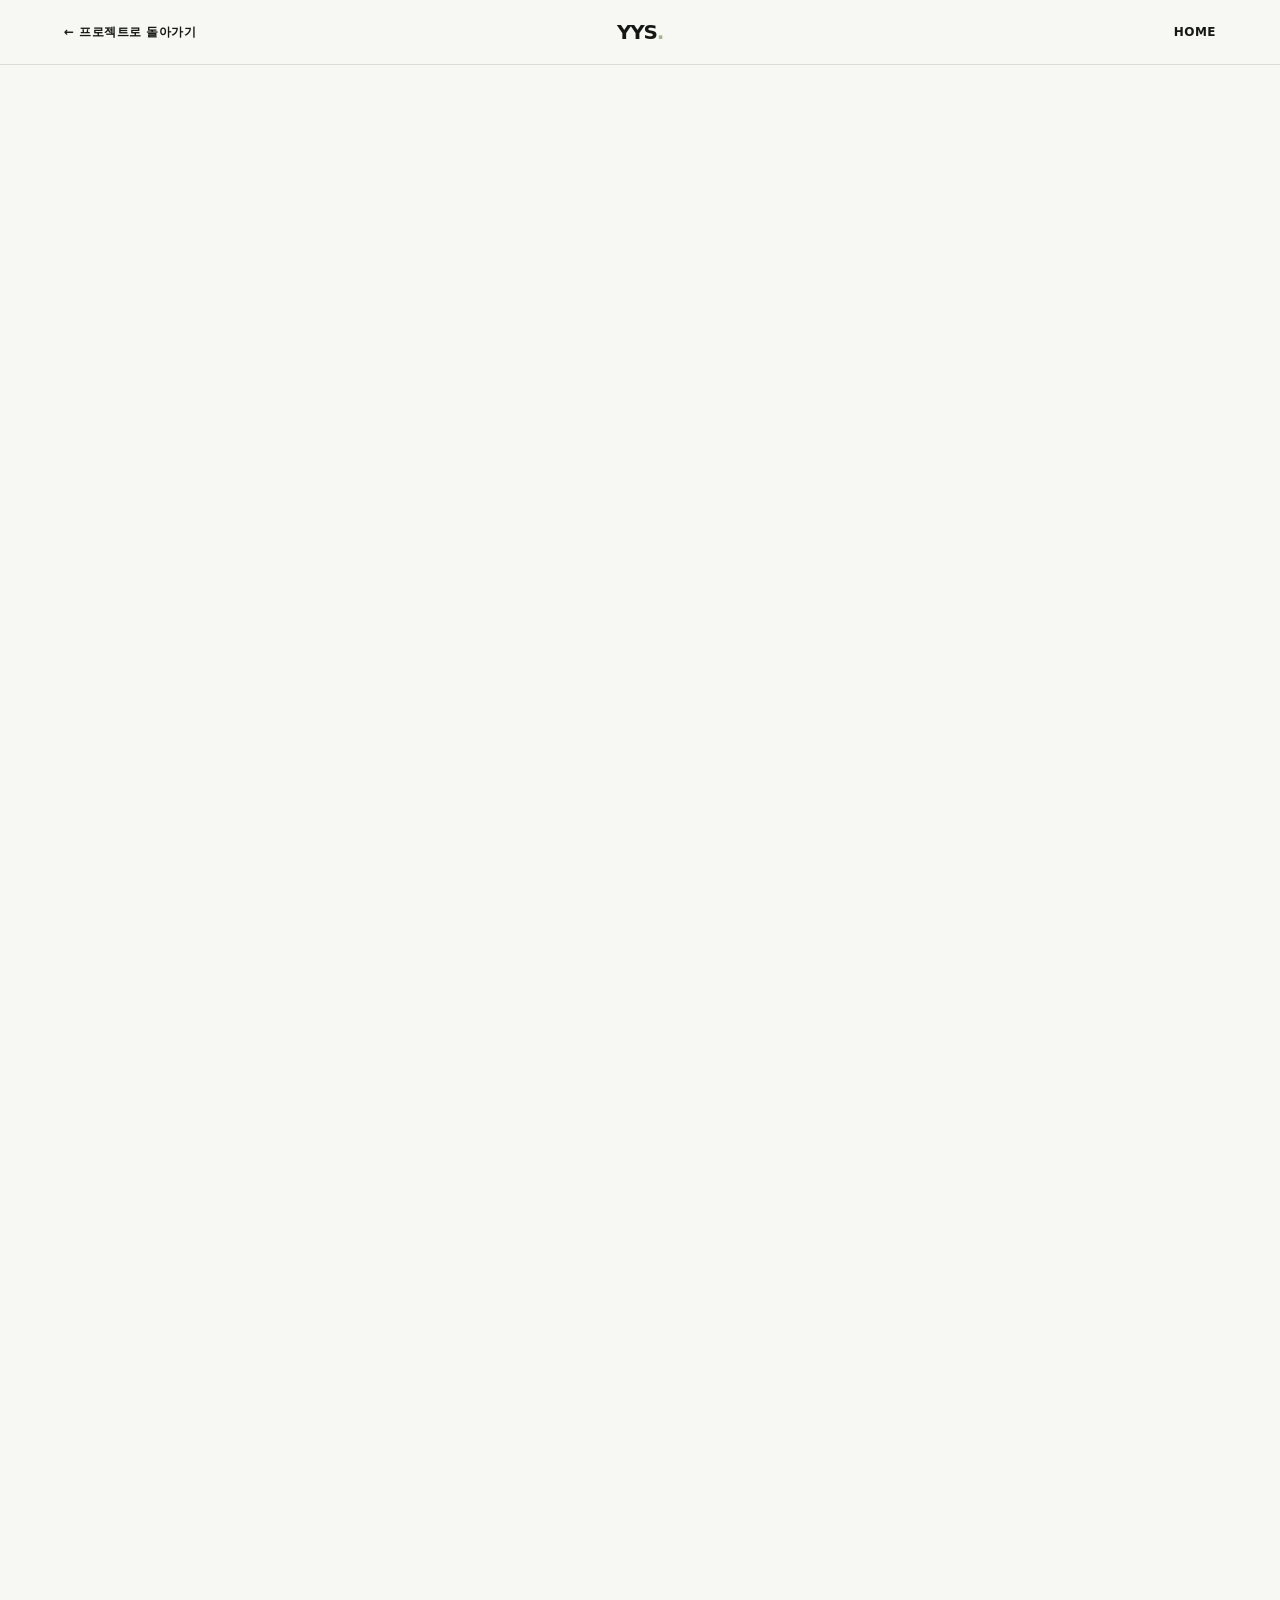
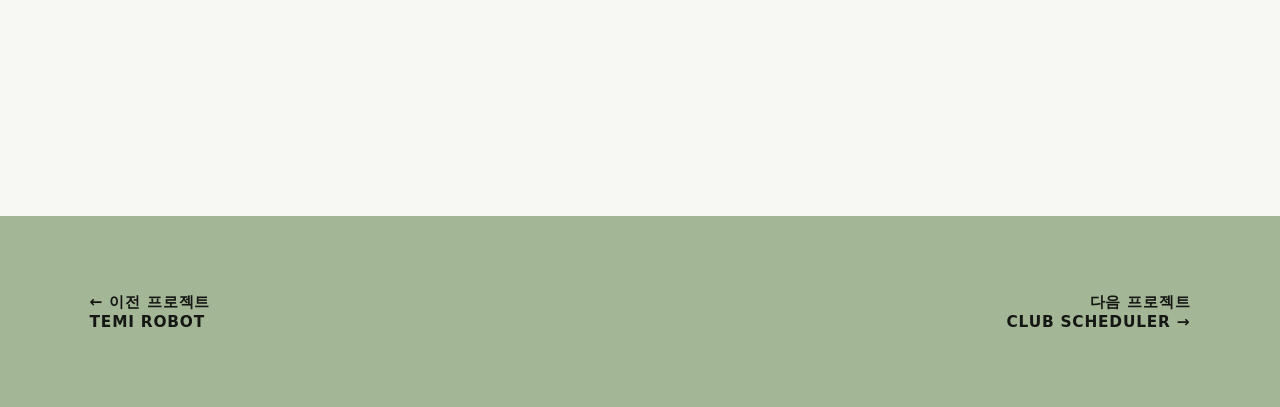
<file: projects/band.html>
<!doctype html>
<html lang="ko">
  <head>
    <meta charset="UTF-8" />
    <meta name="viewport" content="width=device-width, initial-scale=1.0" />
    <meta name="description" content="윤연서의 Band Web 프로젝트" />
    <title>Band Web Project | 윤연서</title>
    <link rel="stylesheet" href="../styles.css?v=66e0b7a-5" />
    <script src="../script.js?v=66e0b7a-5" defer></script>
  </head>
  <body class="project-page">
    <header class="project-page-header">
      <a href="../index.html#projects">← 프로젝트로 돌아가기</a><a class="wordmark" href="../index.html">YYS<span>.</span></a><a href="../index.html">HOME</a>
    </header>
    <main class="project-detail">
      <section class="detail-hero reveal-on-scroll">
        <div><p class="detail-label">03 · WEB · 2025.12—2026.01</p><h1>실제 운영에서 발견한 문제를 해결하다</h1></div>
        <p class="detail-summary">공연 입장 관리, 음료 예약, 경품 이벤트를 수작업으로 처리하며 발생한 혼선과 대기 시간을 줄이기 위해 운영 전반을 하나의 웹 서비스로 통합했습니다.</p>
      </section>
      <div class="detail-cover reveal-on-scroll"><img src="../assets/band.png" alt="밴드 공연 운영 웹 프로젝트 화면" /></div>
      <section class="detail-sections">
        <article class="detail-section reveal-on-scroll"><span>01</span><h2>배경</h2><p>실제 밴드 공연 운영 경험에서 반복되는 입장 번호 발급과 현장 대기의 문제를 발견했습니다.</p></article>
        <article class="detail-section reveal-on-scroll"><span>02</span><h2>문제</h2><p>동시 요청 시 동일한 입장 번호가 중복 발급되는 Race Condition이 발생했습니다.</p></article>
        <article class="detail-section reveal-on-scroll"><span>03</span><h2>해결</h2><p>번호 발급을 데이터베이스의 원자적 처리 방식으로 변경해 동시 접속 환경에서도 모든 사용자에게 고유 번호가 안정적으로 발급되도록 개선했습니다.</p></article>
      </section>
      <nav class="project-pagination" aria-label="프로젝트 이동"><a href="temi.html">← 이전 프로젝트<br />TEMI ROBOT</a><a href="scheduler.html">다음 프로젝트<br />CLUB SCHEDULER →</a></nav>
    </main>
  </body>
</html>
</file>
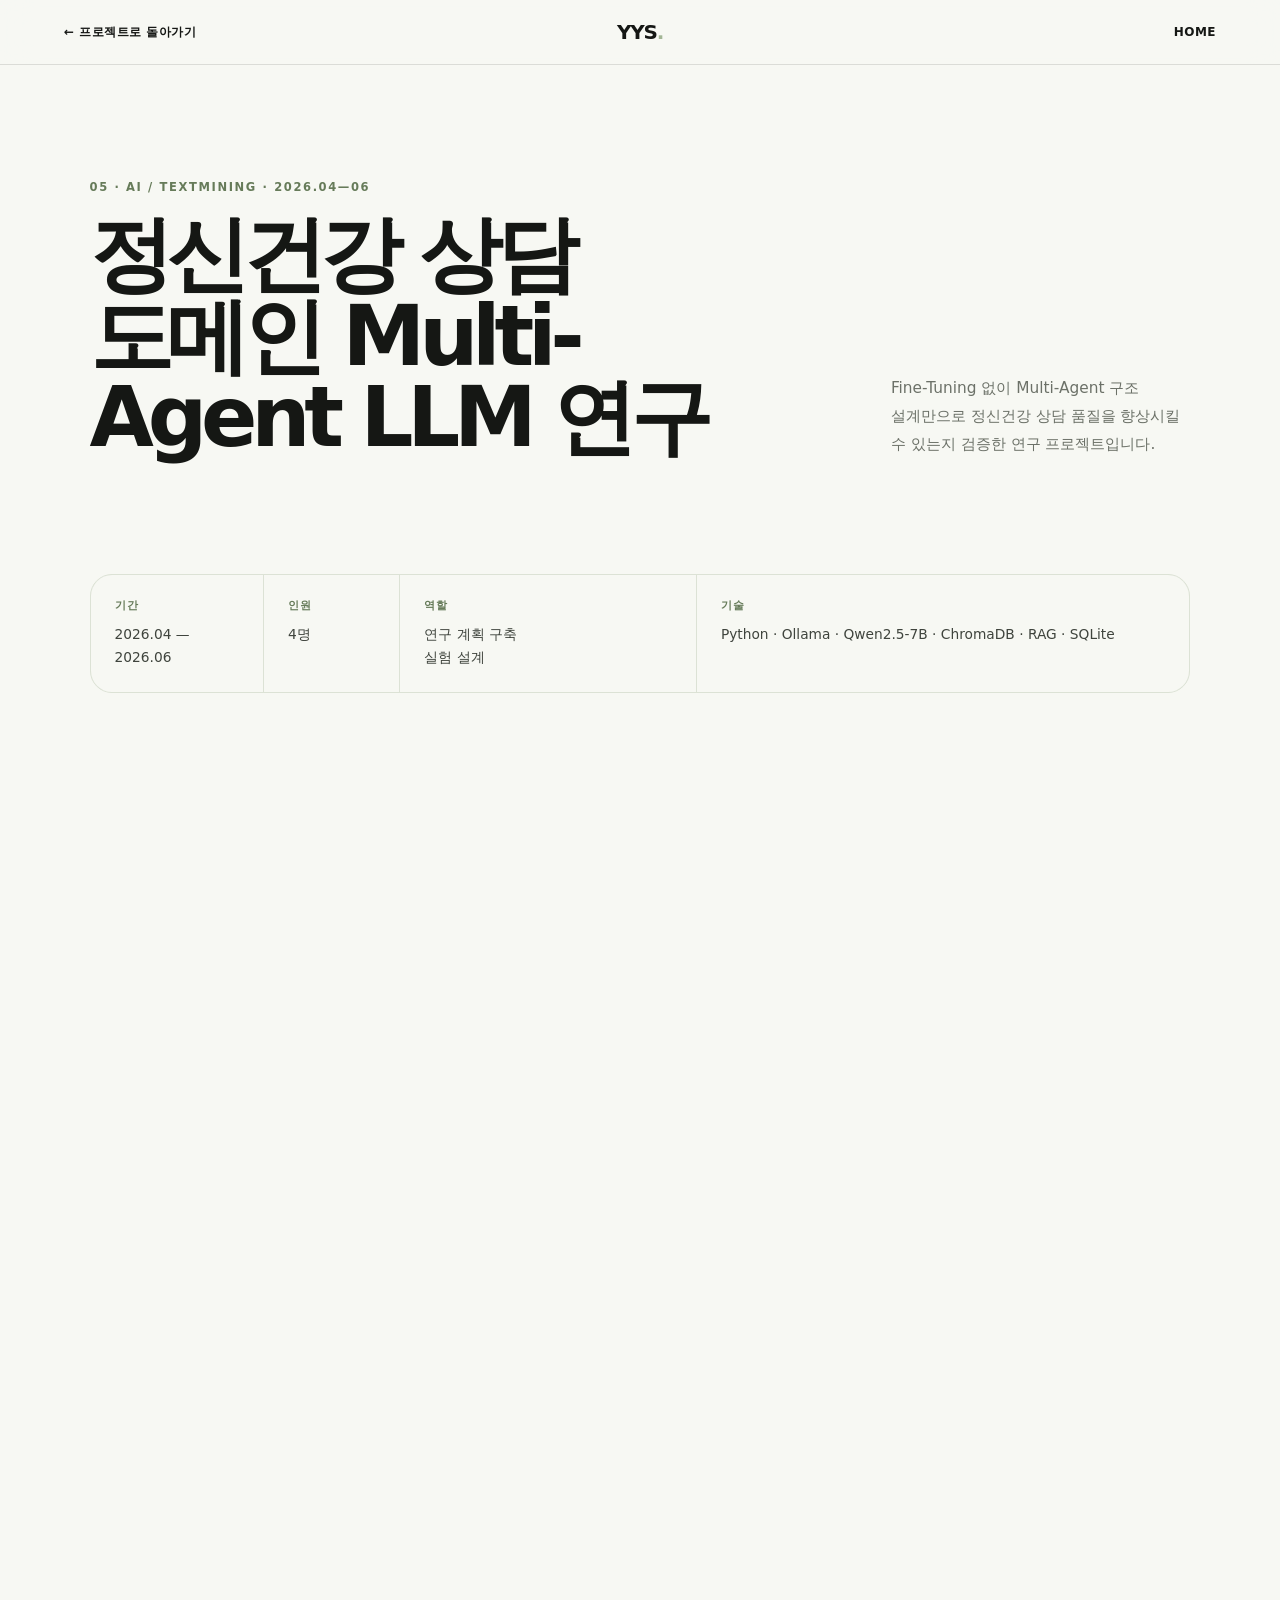
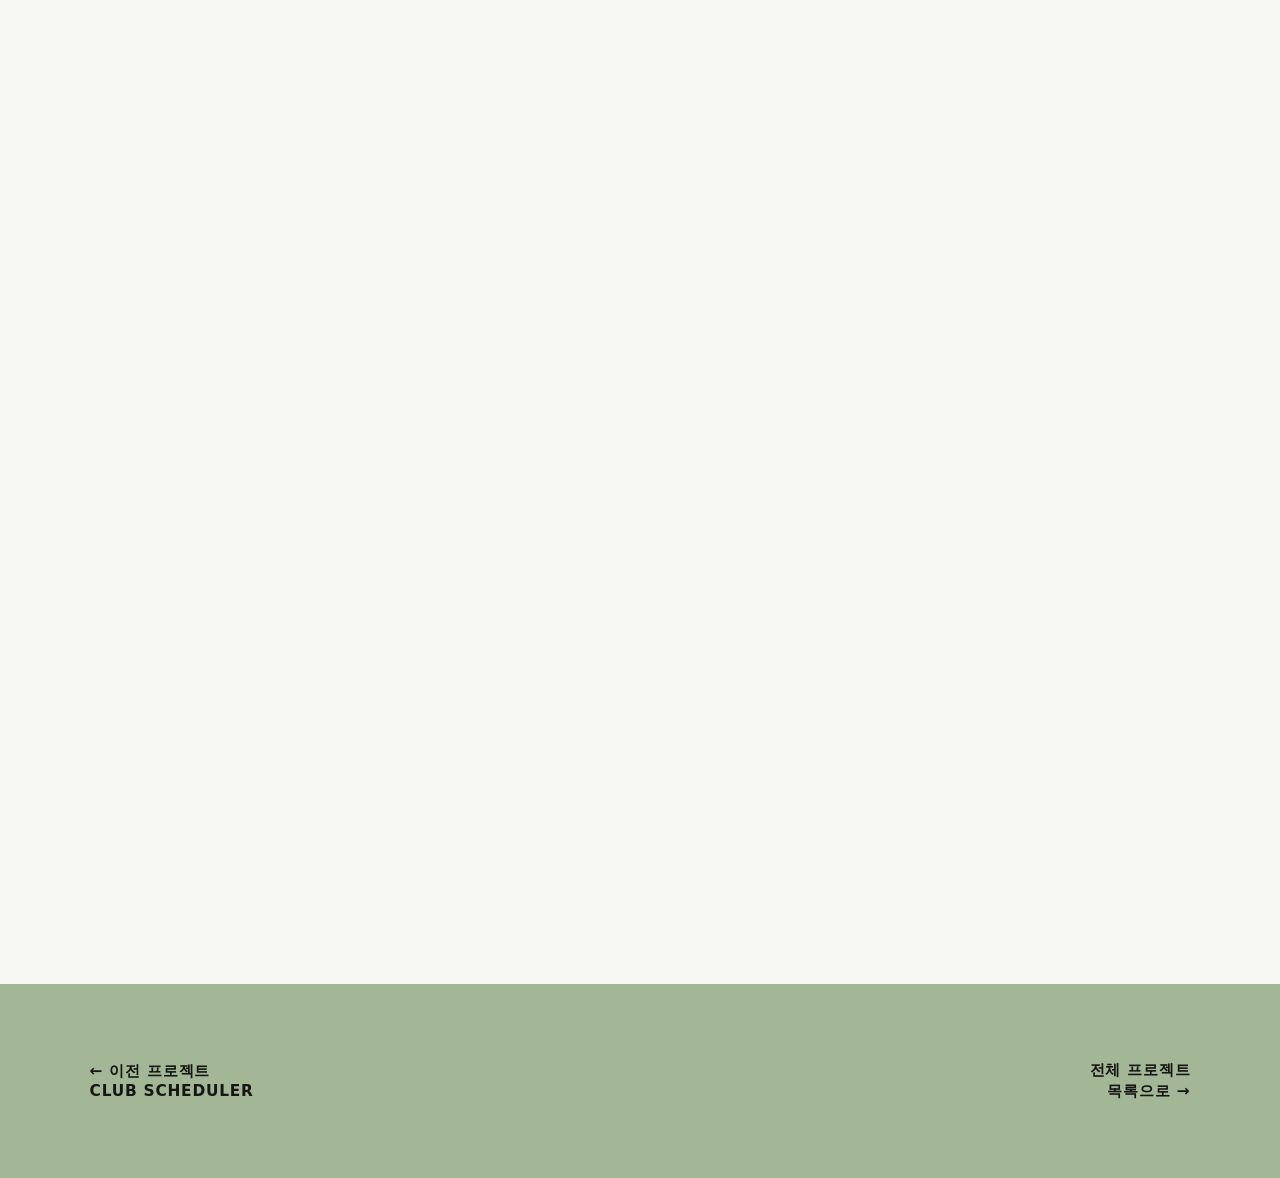
<file: projects/multi-agent.html>
<!doctype html>
<html lang="ko">
  <head>
    <meta charset="UTF-8" />
    <meta name="viewport" content="width=device-width, initial-scale=1.0" />
    <meta name="description" content="Fine-Tuning 없이 Multi-Agent 구조로 정신건강 상담 품질 향상을 검증한 윤연서의 AI 연구 프로젝트" />
    <title>정신건강 상담 도메인 Multi-Agent LLM 연구 | 윤연서</title>
    <link rel="stylesheet" href="../styles.css?v=9bcdd70-15" />
    <script src="../script.js?v=9bcdd70-15" defer></script>
  </head>
  <body class="project-page">
    <header class="project-page-header">
      <a href="../index.html#projects">← 프로젝트로 돌아가기</a>
      <a class="wordmark" href="../index.html">YYS<span>.</span></a>
      <a href="../index.html">HOME</a>
    </header>

    <main class="project-detail">
      <section class="detail-hero reveal-on-scroll">
        <div>
          <p class="detail-label">05 · AI / TEXTMINING · 2026.04—06</p>
          <h1>정신건강 상담 도메인 Multi-Agent LLM 연구</h1>
        </div>
        <p class="detail-summary">Fine-Tuning 없이 Multi-Agent 구조 설계만으로 정신건강 상담 품질을 향상시킬 수 있는지 검증한 연구 프로젝트입니다.</p>
      </section>

      <dl class="project-facts reveal-on-scroll">
        <div class="project-fact"><dt>기간</dt><dd>2026.04 — 2026.06</dd></div>
        <div class="project-fact"><dt>인원</dt><dd>4명</dd></div>
        <div class="project-fact"><dt>역할</dt><dd>연구 계획 구축<br />실험 설계</dd></div>
        <div class="project-fact"><dt>기술</dt><dd>Python · Ollama · Qwen2.5-7B · ChromaDB · RAG · SQLite</dd></div>
      </dl>

      <div class="detail-cover reveal-on-scroll">
        <img src="../assets/multi-agent.svg" alt="Response Agent, Safety Agent, Revision Agent로 구성된 Conditional Bidirectional 구조" />
      </div>

      <div class="project-story">
        <section class="story-section reveal-on-scroll">
          <div class="story-heading"><span>01 · BACKGROUND &amp; GOAL</span><h2>배경 및<br />목표</h2></div>
          <div class="story-body">
            <p>정신건강 상담은 잘못된 응답이 실제 사용자 안전과 직결되는 <strong>고위험 도메인</strong>입니다. 기존 연구는 대부분 최종 응답 성능만 평가하기 때문에 어떤 Agent가 성능 향상에 기여했는지 설명하기 어렵다는 한계가 있었습니다.</p>
            <p>본 프로젝트에서는 <strong>Fine-Tuning 없이 Multi-Agent 구조만으로 상담 품질을 향상시킬 수 있는지</strong>를 검증하고, 4개의 구조 비교와 단계별 Agent 분석을 통해 성능뿐 아니라 구조의 타당성까지 설명할 수 있는 연구를 목표로 하였습니다.</p>
          </div>
        </section>

        <section class="story-section reveal-on-scroll">
          <div class="story-heading"><span>02 · PROCESS &amp; CONTRIBUTION</span><h2>연구 과정 및<br />나의 역할</h2></div>
          <div class="story-body">
            <p>프로젝트에서 <strong>연구 계획 구축 및 실험 설계</strong>를 담당하였습니다.</p>
            <p>Single LLM, Single+RAG, Two-Agent, Three-Agent 총 4개의 구조를 비교한 뒤, RAG 적용 여부, Agent 수, Agent 호출 방식 등 <strong>6회의 구조 실험</strong>을 수행하였습니다. Faithfulness, Relevancy, Empathy, Safety와 Runtime을 기준으로 상담 품질과 실행 효율을 함께 비교하였으며, Safety Agent가 문제를 감지한 경우에만 Revision Agent를 호출하는 <strong>Conditional Bidirectional 구조</strong>가 가장 우수한 성능을 보이는 것을 확인하였습니다.</p>
            <div class="research-flow" aria-label="연구 실험 흐름">
              <span>Single vs Multi</span><b>→</b>
              <span>모델별 비교</span><b>→</b>
              <span>Agent 역할별 효과</span><b>→</b>
              <span>6회의 구조 실험을 통한<br />최종 BEST 구조 선택</span>
            </div>
          </div>
        </section>

        <section class="story-section reveal-on-scroll">
          <div class="story-heading"><span>03 · PROBLEM SOLVING &amp; RESULT</span><h2>문제 해결 및<br />결과</h2></div>
          <div class="story-body">
            <p>프로젝트 중간 발표에서 <strong>“최종 성능만으로는 구조 선택의 타당성을 설명하기 어렵다.”</strong>는 피드백을 받았습니다.</p>
            <p>이를 해결하기 위해 단순 성능 비교를 넘어 <strong>29개의 Draft Response와 Final Response</strong>를 비교하고, Agent 호출 로그 및 위험도별 분석을 추가하였습니다. Safety Agent의 피드백이 Revision 단계에 실제 반영되는지를 검증하여 구조 선택의 근거를 정량적으로 분석하였습니다.</p>
            <p>구조 비교 결과 Three-Agent 구조는 Single LLM 대비 <strong>Safety(4.62→4.83)</strong>와 <strong>Faithfulness(3.66→4.03)</strong>를 향상시켰습니다. 이후 Agent 기여도 분석을 통해 Conditional Bidirectional 구조를 최종 구조로 확정하였습니다.</p>
            <p>최종 후보 구조 안에서 Agent 호출 방식을 추가로 비교한 결과는 다음과 같습니다.</p>

            <div class="metrics-grid" aria-label="Conditional Bidirectional 구조의 주요 성능 변화">
              <article class="metric-card"><span>SAFETY</span><strong>4.88 <i>→</i> 4.96</strong><small>향상</small></article>
              <article class="metric-card"><span>RUNTIME</span><strong>22.7s <i>→</i> 15.6s</strong><small>약 31% 감소</small></article>
              <article class="metric-card"><span>PARSE ERROR</span><strong>94% <i>→</i> 0%</strong><small>오류 제거</small></article>
            </div>

            <p>Conditional 호출 방식으로 최적화하는 과정에서 Faithfulness는 소폭 감소하였지만, 정신건강 상담 도메인에서는 <strong>안전성과 시스템 안정성이 더욱 중요하다</strong>고 판단하여 최종 구조로 선정하였습니다.</p>
            <p>또한 29개 응답 중 <strong>28개(96.6%)에서 Revision이 실제 수행</strong>되었으며, <strong>21개 응답(72.4%)에는 전문가 상담 및 위기 대응 안내</strong>가 추가되었습니다. 이를 통해 성능 향상이 단순한 재생성이 아니라 Safety Agent의 피드백이 실제 Revision 단계에 반영된 결과임을 확인하였습니다.</p>
          </div>
        </section>

        <section class="story-section reveal-on-scroll">
          <div class="story-heading"><span>04 · RETROSPECTIVE</span><h2>회고</h2></div>
          <div class="story-body">
            <p>이번 프로젝트를 통해 높은 성능을 달성하는 것보다 <strong>왜 이러한 결과가 나타났는지를 설명할 수 있는 연구 설계</strong>가 중요하다는 점을 배웠습니다.</p>
            <p>또한 중간 피드백을 바탕으로 연구 방향을 수정하고, 성능 비교를 넘어 구조의 기여도를 분석하는 과정에서 실험 설계와 결과 해석 역량을 키울 수 있었습니다.</p>
            <p>단순히 가장 높은 성능을 찾는 연구가 아니라, <strong>구조 선택의 근거를 실험적으로 입증하는 연구</strong>의 중요성을 체감한 프로젝트였습니다.</p>
          </div>
        </section>
      </div>

      <nav class="project-pagination" aria-label="프로젝트 이동"><a href="scheduler.html">← 이전 프로젝트<br />CLUB SCHEDULER</a><a href="../index.html#projects">전체 프로젝트<br />목록으로 →</a></nav>
    </main>
  </body>
</html>
</file>
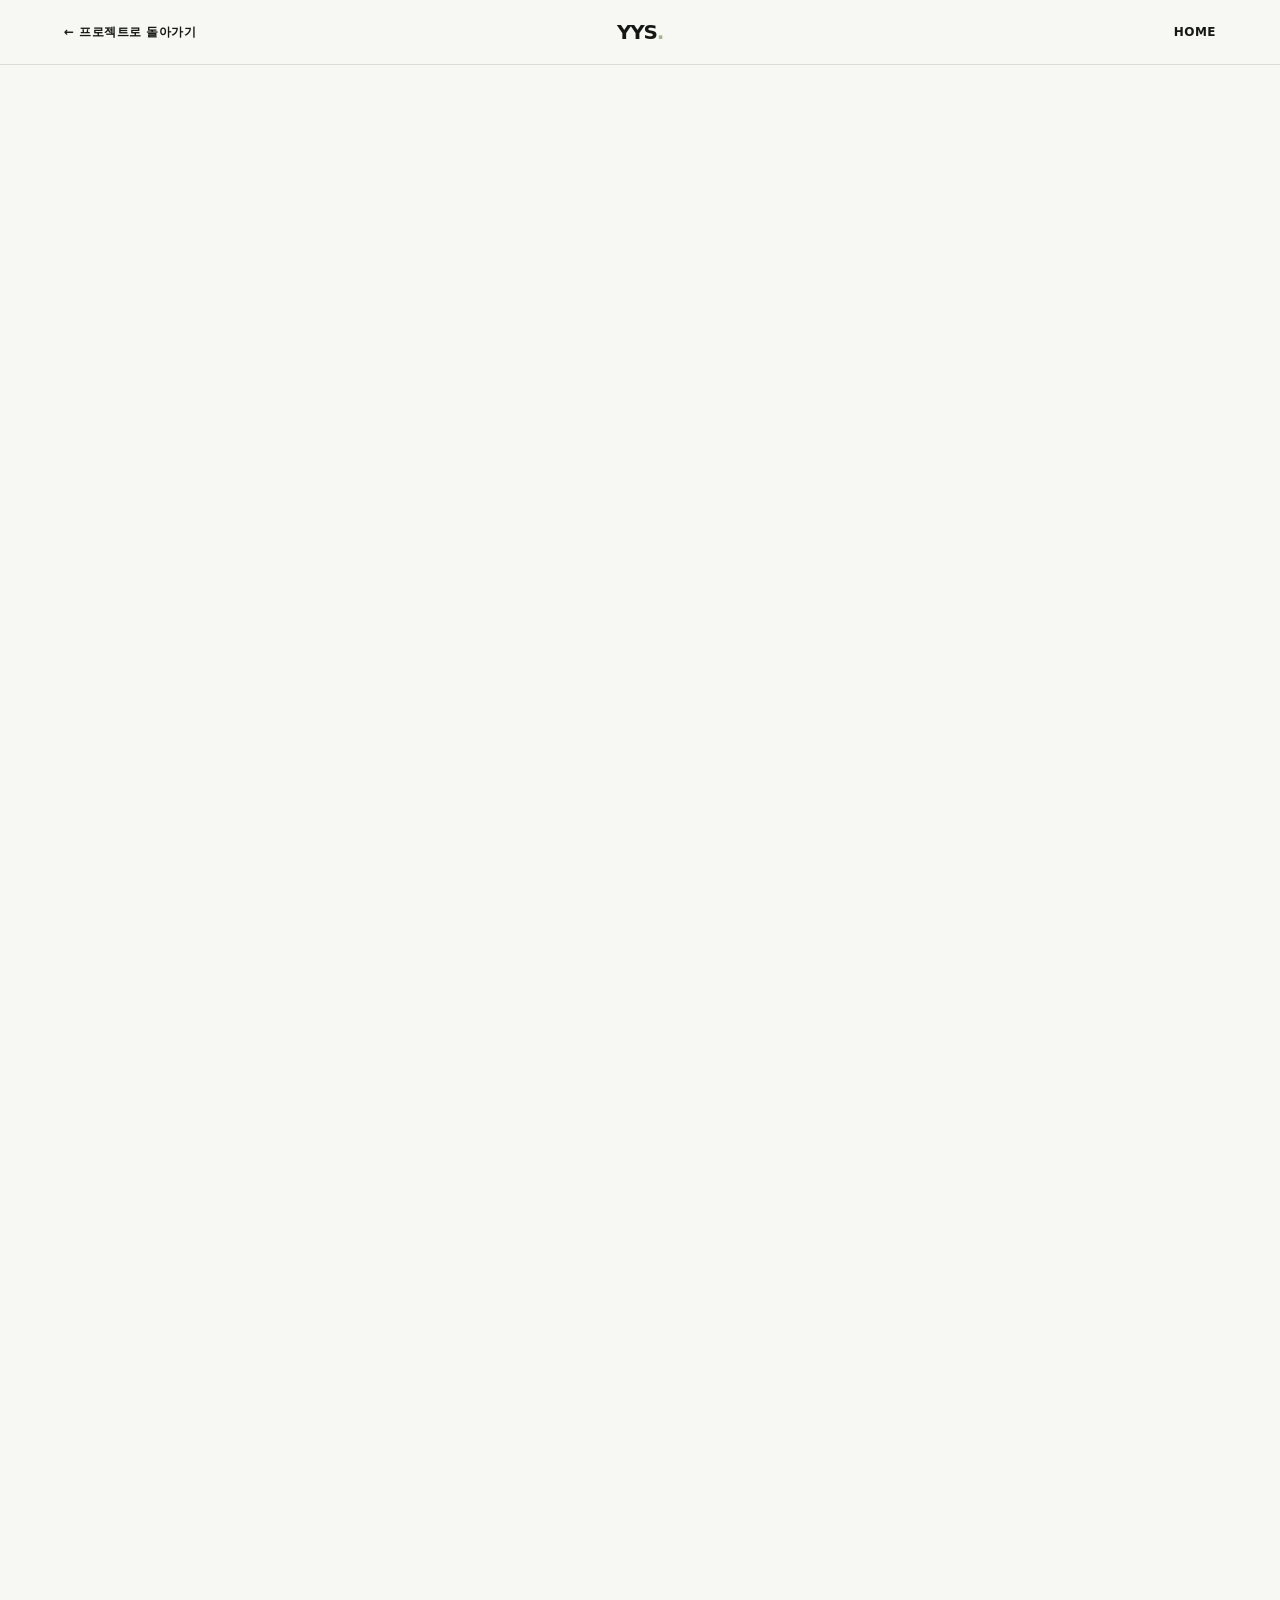
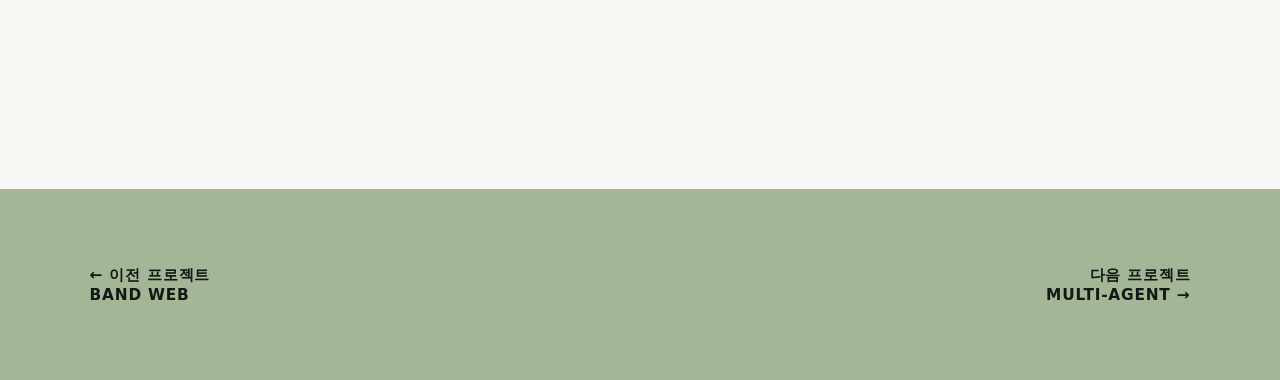
<file: projects/scheduler.html>
<!doctype html>
<html lang="ko">
  <head>
    <meta charset="UTF-8" />
    <meta name="viewport" content="width=device-width, initial-scale=1.0" />
    <meta name="description" content="윤연서의 Club Scheduler 프로젝트" />
    <title>Club Scheduler Project | 윤연서</title>
    <link rel="stylesheet" href="../styles.css?v=66e0b7a-5" />
    <script src="../script.js?v=66e0b7a-5" defer></script>
  </head>
  <body class="project-page">
    <header class="project-page-header">
      <a href="../index.html#projects">← 프로젝트로 돌아가기</a><a class="wordmark" href="../index.html">YYS<span>.</span></a><a href="../index.html">HOME</a>
    </header>
    <main class="project-detail">
      <section class="detail-hero reveal-on-scroll">
        <div><p class="detail-label">04 · PERSONAL · 2026.06—</p><h1>불편을 시스템으로 해결하는 기획과 설계</h1></div>
        <p class="detail-summary">여러 팀의 일정 조사와 수작업 취합에 드는 시간을 줄이기 위해, 한 번 입력한 일정이 모든 소속 팀에 자동 반영되는 통합 동아리 운영 플랫폼을 기획했습니다.</p>
      </section>
      <div class="detail-cover reveal-on-scroll"><img src="../assets/scheduler.png" alt="동아리 통합 일정 관리 프로젝트 화면" /></div>
      <section class="detail-sections">
        <article class="detail-section reveal-on-scroll"><span>01</span><h2>서비스 기획</h2><p>운영진과 구성원의 사용 흐름을 나누고 하나의 플랫폼에서 동아리 운영이 가능하도록 일정 관리 과정을 설계했습니다.</p></article>
        <article class="detail-section reveal-on-scroll"><span>02</span><h2>핵심 기능</h2><p>통합 일정, 공지사항, 권한 관리와 팀별 대표 색상을 적용한 직관적인 UI를 구성했습니다.</p></article>
        <article class="detail-section reveal-on-scroll"><span>03</span><h2>기대 효과</h2><p>반복적인 일정 조사와 수작업 취합을 자동화하고, 여러 플랫폼으로 분산된 운영 경험을 하나로 통합합니다.</p></article>
      </section>
      <nav class="project-pagination" aria-label="프로젝트 이동"><a href="band.html">← 이전 프로젝트<br />BAND WEB</a><a href="multi-agent.html">다음 프로젝트<br />MULTI-AGENT →</a></nav>
    </main>
  </body>
</html>
</file>
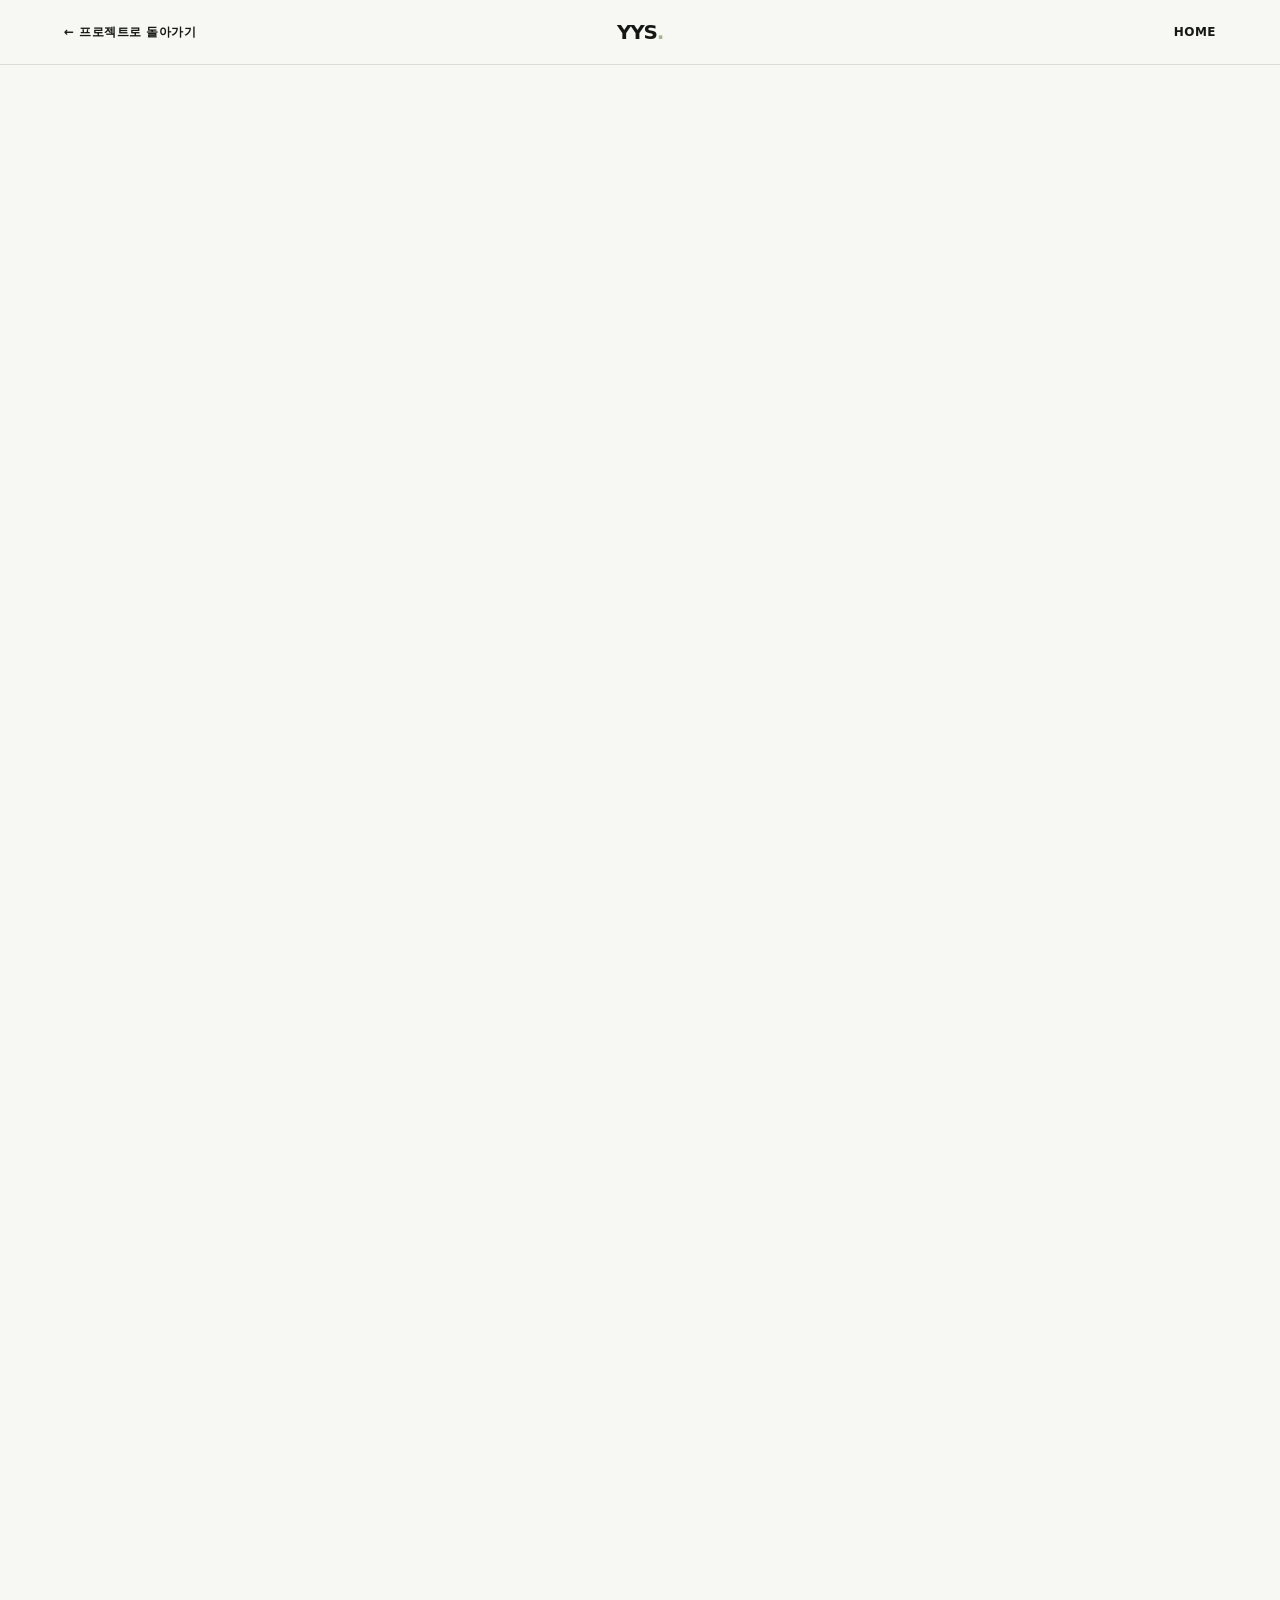
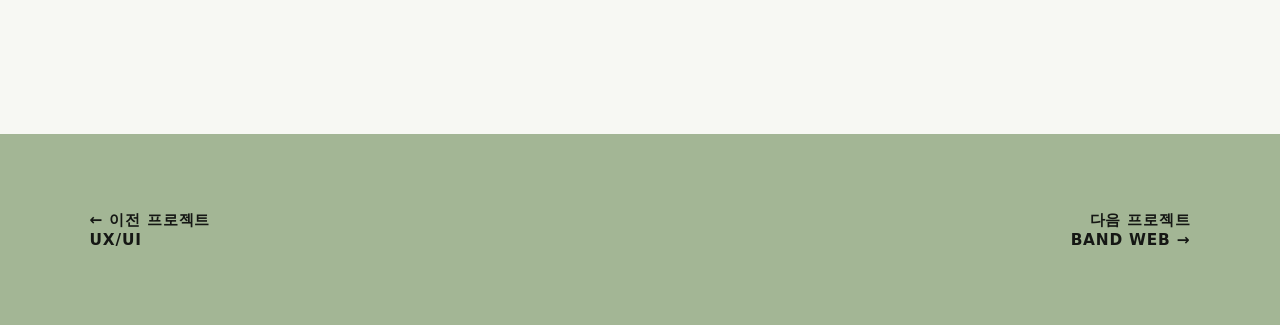
<file: projects/temi.html>
<!doctype html>
<html lang="ko">
  <head>
    <meta charset="UTF-8" />
    <meta name="viewport" content="width=device-width, initial-scale=1.0" />
    <meta name="description" content="윤연서의 TEMI Robot 연동 프로젝트" />
    <title>TEMI Robot Project | 윤연서</title>
    <link rel="stylesheet" href="../styles.css?v=66e0b7a-5" />
    <script src="../script.js?v=66e0b7a-5" defer></script>
  </head>
  <body class="project-page">
    <header class="project-page-header">
      <a href="../index.html#projects">← 프로젝트로 돌아가기</a><a class="wordmark" href="../index.html">YYS<span>.</span></a><a href="../index.html">HOME</a>
    </header>
    <main class="project-detail">
      <section class="detail-hero reveal-on-scroll">
        <div><p class="detail-label">02 · TEAM · 2026.04—06</p><h1>서비스 완성도를 높인 협업</h1></div>
        <p class="detail-summary">행사장에서 참가자가 필요한 정보를 빠르게 얻도록 TEMI 로봇과 모바일 웹을 연동한 스마트 안내 서비스입니다. 길 안내, 스탬프 랠리, AI 추천과 포토부스를 하나의 흐름으로 통합했습니다.</p>
      </section>
      <div class="detail-cover reveal-on-scroll"><img src="../assets/temi.png" alt="TEMI Robot 연동 프로젝트 화면" /></div>
      <section class="detail-sections">
        <article class="detail-section reveal-on-scroll"><span>01</span><h2>담당 역할</h2><p>사용자 경험을 고려한 서비스 흐름 설계와 웹·앱 개발을 담당했습니다.</p></article>
        <article class="detail-section reveal-on-scroll"><span>02</span><h2>문제</h2><p>팀원별 기술 스택이 달라 협업이 어려웠고, 이벤트 데이터가 DB에 저장되지 않아 기록 유실과 기능 누락 가능성이 있었습니다.</p></article>
        <article class="detail-section reveal-on-scroll"><span>03</span><h2>해결</h2><p>DB 저장 기능을 보완하고 Notion 기반 협업 체계를 구축해 역할과 진행 상황을 공유했습니다. 로봇과 모바일 웹이 안정적으로 연결되는 서비스를 완성했습니다.</p></article>
      </section>
      <nav class="project-pagination" aria-label="프로젝트 이동"><a href="uxui.html">← 이전 프로젝트<br />UX/UI</a><a href="band.html">다음 프로젝트<br />BAND WEB →</a></nav>
    </main>
  </body>
</html>
</file>
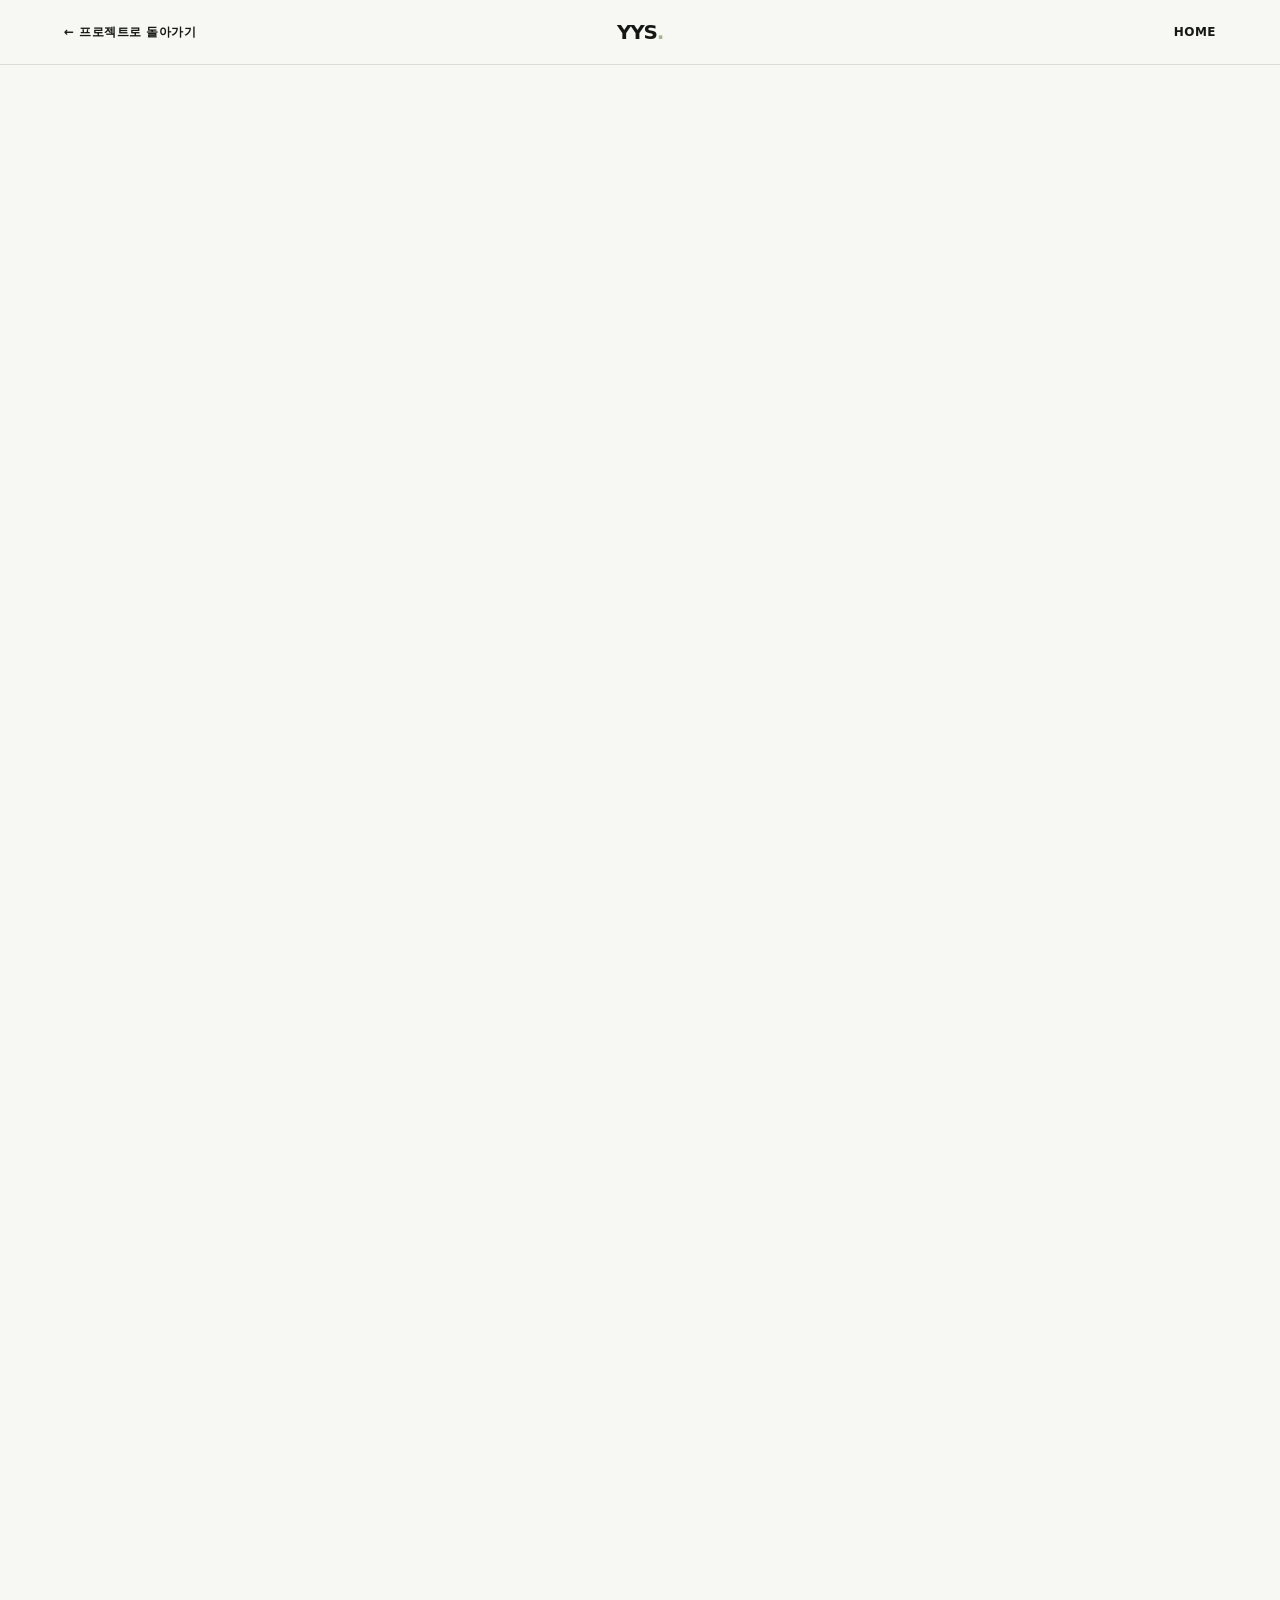
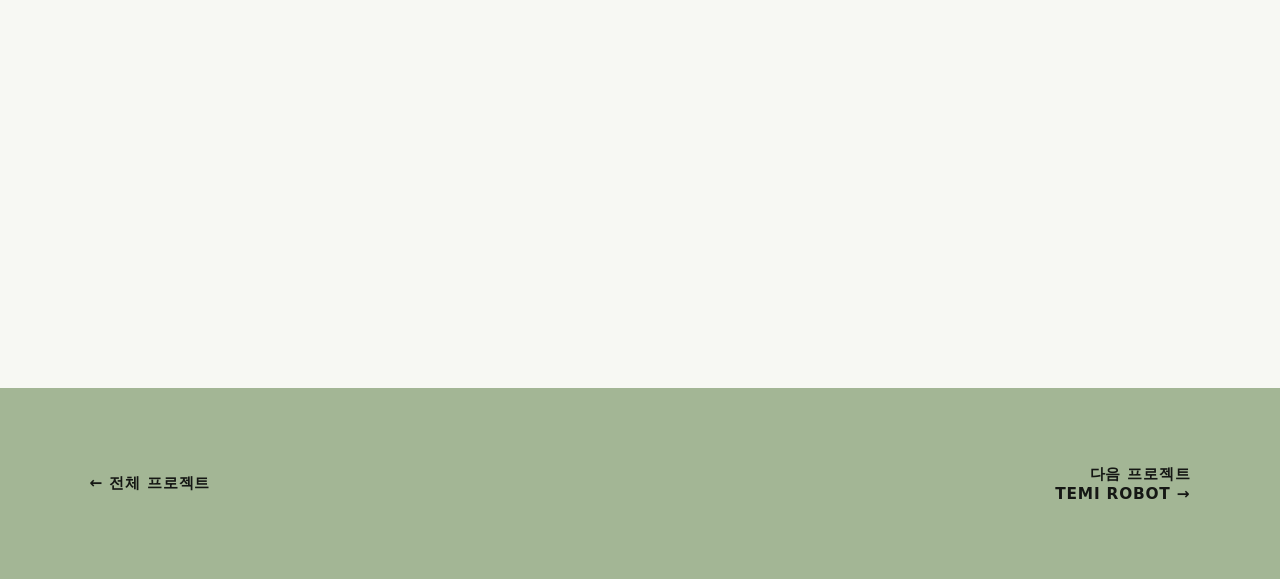
<file: projects/uxui.html>
<!doctype html>
<html lang="ko">
  <head>
    <meta charset="UTF-8" />
    <meta name="viewport" content="width=device-width, initial-scale=1.0" />
    <meta name="description" content="학생의 행정 문의를 AI가 적절한 담당 부서로 연결하는 대학 행정 문의 라우팅 UX 프로젝트" />
    <title>AI 기반 대학 행정 문의 라우팅 서비스 | 윤연서</title>
    <link rel="stylesheet" href="../styles.css?v=8d6e13c-14" />
    <script src="../script.js?v=8d6e13c-14" defer></script>
  </head>
  <body class="project-page">
    <header class="project-page-header">
      <a href="../index.html#projects">← 프로젝트로 돌아가기</a>
      <a class="wordmark" href="../index.html">YYS<span>.</span></a>
      <a href="../index.html">HOME</a>
    </header>

    <main class="project-detail">
      <section class="detail-hero reveal-on-scroll">
        <div>
          <p class="detail-label">01 · UX/UI · 2026.03—06</p>
          <h1>AI 기반 대학 행정 문의 라우팅 서비스</h1>
        </div>
        <p class="detail-summary">학생이 여러 행정부서를 전전하지 않고, AI가 적절한 담당 부서로 연결해주는 행정 문의 라우팅 서비스를 기획하였습니다.</p>
      </section>

      <dl class="project-facts reveal-on-scroll">
        <div class="project-fact"><dt>기간</dt><dd>2026.03 — 2026.06</dd></div>
        <div class="project-fact"><dt>인원</dt><dd>5명</dd></div>
        <div class="project-fact"><dt>역할</dt><dd>UX 리서치<br />서비스 기획</dd></div>
        <div class="project-fact"><dt>방법론</dt><dd>Desk Research · Survey · Interview · CJM · Persona · User Test · Figma</dd></div>
      </dl>

      <div class="detail-cover reveal-on-scroll"><img src="../assets/uxui-research.svg" alt="AI 기반 대학 행정 문의 라우팅 서비스 리서치 및 서비스 구조" /></div>

      <div class="project-story">
        <section class="story-section reveal-on-scroll">
          <div class="story-heading"><span>01 · PROBLEM</span><h2>문제 정의</h2></div>
          <div class="story-body">
            <p>학교 행정 문의는 <strong>“무엇을 물어볼까”보다 “어디에 물어봐야 할까”</strong>가 더 큰 문제였습니다.</p>
            <p>학생은 담당 부서를 찾지 못해 여러 부서를 반복적으로 거치거나, 담당이 아니라는 이유로 다시 문의해야 하는 상황을 경험합니다. 반대로 교직원 역시 자신의 담당이 아닌 문의를 지속적으로 전달받으며 반복적인 이관 업무를 수행하고 있었습니다.</p>
            <p>이 문제는 대학만의 특수한 문제가 아니라, 정부가 110 상담센터를 통해 여러 상담 창구를 통합하려는 사회적 과제와 동일한 구조임을 확인하였습니다.</p>
            <blockquote class="hmw-block"><span>HOW MIGHT WE</span><p>어떻게 하면 학생이 여러 부서를 반복적으로 거치지 않고, 자신의 상황에 맞는 담당 부서와 처리 절차를 빠르고 정확하게 안내받을 수 있을까?</p></blockquote>
          </div>
        </section>

        <section class="story-section reveal-on-scroll">
          <div class="story-heading"><span>02 · RESEARCH</span><h2>사용자<br />리서치</h2></div>
          <div class="story-body">
            <div class="research-split">
              <div>
                <p>문제의 보편성을 확인하기 위해 설문조사, 에브리타임 게시글 분석, 심층 인터뷰, 데스크 리서치까지 네 가지 방법으로 사용자 리서치를 수행하였습니다.</p>
                <p>모든 결과는 문의 이관 과정에서 발생하는 동일한 문제를 가리켰습니다. 이를 통해 문제는 단순한 UI가 아니라 <strong>학교 행정 구조 자체의 진입 장벽</strong>임을 확인하였습니다.</p>
              </div>
              <aside class="research-summary" aria-label="리서치 규모 요약">
                <p>RESEARCH SUMMARY</p>
                <dl>
                  <div><dt>설문</dt><dd>32명</dd></div>
                  <div><dt>게시글 분석</dt><dd>30건</dd></div>
                  <div><dt>심층 인터뷰</dt><dd>7명</dd></div>
                  <div><dt>User Test</dt><dd>4명</dd></div>
                </dl>
              </aside>
            </div>

            <div class="insight-metrics" aria-label="전화 돌리기 경험 설문 결과">
              <article class="insight-card"><div class="donut" style="--value:72;--accent:#667b59"><span>72%</span></div><h3>전화 돌림 경험</h3><p>응답자 32명 중 23명</p></article>
              <article class="insight-card"><div class="donut" style="--value:57;--accent:#829774"><span>57%</span></div><h3>문의 포기</h3><p>경험자 23명 중 13명</p></article>
              <article class="insight-card"><div class="donut" style="--value:43;--accent:#a3b695"><span>43%</span></div><h3>해결까지 재문의</h3><p>경험자 23명 중 10명</p></article>
            </div>
          </div>
        </section>

        <section class="story-section reveal-on-scroll">
          <div class="story-heading"><span>03 · SOLUTION</span><h2>해결 과정</h2></div>
          <div class="story-body">
            <p>리서치 결과를 기반으로 <strong>AI 기반 문의 라우팅 서비스</strong>를 기획하였습니다. 학생은 어느 부서인지 몰라도 질문만 입력하면 AI가 적절한 담당 부서를 추천하도록 설계하여, 문의 시작 단계의 진입 장벽을 최소화하였습니다.</p>
            <div class="feature-grid">
              <article><span>01</span><h3>AI 담당 부서 추천</h3><p>질문의 맥락을 분석해 적절한 담당 부서와 처리 절차를 안내합니다.</p></article>
              <article><span>02</span><h3>실시간 채팅 문의</h3><p>학생과 담당자가 한 흐름 안에서 문의 내용을 확인하고 소통합니다.</p></article>
              <article><span>03</span><h3>문의 과정 추적</h3><p>접수부터 이송, 처리까지 현재 진행 상태를 확인합니다.</p></article>
              <article><span>04</span><h3>부서별 업무 안내</h3><p>부서의 담당 범위를 미리 확인해 잘못된 문의를 줄입니다.</p></article>
            </div>
          </div>
        </section>

        <section class="story-section reveal-on-scroll">
          <div class="story-heading"><span>04 · USER TEST</span><h2>검증과<br />개선</h2></div>
          <div class="story-body">
            <p>민원인 3명과 교직원 1명을 대상으로 사용성 테스트를 진행하였고, 두 가지 핵심 문제를 발견해 개선안에 반영하였습니다.</p>
            <div class="test-improvements">
              <article><div class="test-before"><span>ISSUE 01</span><h3>문의 이송 과정이 직관적이지 않음</h3><p>다른 부서로 이관되었을 때 사용자가 현재 처리 상태를 이해하지 못했습니다.</p></div><div class="test-after"><span>IMPROVEMENT</span><h3>상태 배지 추가</h3><p>문의 진행 상황과 이송 여부를 한눈에 확인하도록 개선했습니다.</p></div></article>
              <article><div class="test-before"><span>ISSUE 02</span><h3>불필요한 문의 증가 가능성</h3><p>학생들이 단순한 질문도 모두 문의할 것이라는 교직원의 우려가 있었습니다.</p></div><div class="test-after"><span>IMPROVEMENT</span><h3>관련 공지 우선 노출</h3><p>문의 작성 전에 스스로 해결할 수 있는 공지사항을 먼저 제안했습니다.</p></div></article>
            </div>
          </div>
        </section>

        <section class="story-section reveal-on-scroll">
          <div class="story-heading"><span>05 · RESULT</span><h2>결과 및<br />회고</h2></div>
          <div class="story-body">
            <p>이 프로젝트는 문의 채널을 하나 더 만드는 것이 아니라, 학생과 교직원이 공통적으로 겪는 <strong>‘전화 돌림’ 문제를 UX 관점에서 해결</strong>하는 데 초점을 맞추었습니다.</p>
            <p>다양한 리서치로 문제를 검증하고 사용자 테스트 결과를 반영해 서비스를 반복적으로 개선하면서, 문제 정의부터 사용자 검증까지 이어지는 UX 프로세스를 경험할 수 있었습니다.</p>
            <div class="project-message" aria-label="프로젝트 핵심 가치">
              <div><span>BEFORE</span><p>“어디에 물어봐야 하지?”</p></div>
              <b aria-hidden="true">→</b>
              <div><span>AFTER</span><p>“여기로 연결해드릴게요.”</p></div>
            </div>
          </div>
        </section>
      </div>

      <nav class="project-pagination" aria-label="프로젝트 이동"><a href="../index.html#projects">← 전체 프로젝트</a><a href="temi.html">다음 프로젝트<br />TEMI ROBOT →</a></nav>
    </main>
  </body>
</html>
</file>
<file: styles.css>
:root {
  --lime: #a3b695;
  --lime-soft: #e4eadf;
  --lime-deep: #667b59;
  --ink: #151714;
  --muted: #6c7168;
  --paper: #f7f8f3;
  --line: #dce2d5;
  --radius: 28px;
}

* { box-sizing: border-box; }
html { scroll-behavior: smooth; overflow-x: clip; }
body {
  margin: 0;
  color: var(--ink);
  background: var(--paper);
  font-family: Pretendard, "Noto Sans KR", "Apple SD Gothic Neo", system-ui, sans-serif;
  word-break: keep-all;
  overflow-x: clip;
}
a { color: inherit; text-decoration: none; }
button { font: inherit; }
.skip-link { position: fixed; top: -80px; left: 20px; z-index: 100; padding: 12px 18px; background: var(--ink); color: #fff; }
.skip-link:focus { top: 16px; }

.site-header {
  position: fixed;
  top: 0;
  left: 0;
  z-index: 20;
  display: flex;
  align-items: center;
  justify-content: space-between;
  width: 100%;
  padding: 24px clamp(22px, 4vw, 64px);
  mix-blend-mode: difference;
  color: #fff;
}
.wordmark { font-weight: 900; font-size: 1.25rem; letter-spacing: -.06em; }
.wordmark span { color: var(--lime); }
nav { display: flex; gap: clamp(16px, 3vw, 40px); font-size: .82rem; font-weight: 700; letter-spacing: .06em; }
nav a { position: relative; }
nav a::after { content: ""; position: absolute; left: 0; bottom: -5px; width: 100%; height: 1px; background: currentColor; transform: scaleX(0); transform-origin: right; transition: transform .3s ease; }
nav a:hover::after, nav a:focus-visible::after { transform: scaleX(1); transform-origin: left; }

.hero {
  position: relative;
  min-height: 100vh;
  overflow: hidden;
  display: grid;
  grid-template-columns: minmax(340px, .82fr) minmax(600px, 1.18fr);
  gap: clamp(36px, 5vw, 90px);
  align-items: center;
  padding: 108px clamp(22px, 4vw, 64px) 60px;
  background: var(--lime);
}
.hero::after { content: ""; position: absolute; width: 420px; height: 420px; right: -190px; top: -190px; border: 1px solid rgba(21,23,20,.2); border-radius: 50%; }
.hero-glow { position: absolute; width: 56vw; height: 56vw; left: -28vw; bottom: -38vw; border-radius: 50%; background: rgba(255,255,255,.32); filter: blur(2px); }
.hero-intro { position: relative; z-index: 1; max-width: 700px; }
.eyebrow { margin: 0 0 20px; font-size: .72rem; font-weight: 800; letter-spacing: .16em; }
.hero-title { margin: 0; font-size: clamp(3rem, 5.6vw, 6.8rem); line-height: .98; letter-spacing: -.075em; }
.reveal-line { display: block; overflow: hidden; padding-bottom: .08em; }
.reveal-line > span { display: block; transform: translateY(112%); animation: rise 1s cubic-bezier(.2,.75,.25,1) forwards; }
.reveal-line:nth-child(2) > span { animation-delay: .12s; }
.name-row { display: flex; align-items: flex-end; gap: 16px; margin-top: 32px; }
.name-row p { margin: 0 0 5px; font-size: 1rem; }
.name-row strong { font-size: clamp(1.8rem, 3vw, 3.2rem); line-height: 1; letter-spacing: -.05em; }
.hero-copy { max-width: 500px; margin: 27px 0 0; line-height: 1.75; font-size: .95rem; }
.hero-cta { display: inline-flex; align-items: center; justify-content: space-between; gap: 56px; margin-top: 32px; padding: 15px 20px; border: 1px solid rgba(21,23,20,.4); border-radius: 999px; font-size: .83rem; font-weight: 750; transition: color .3s ease, background .3s ease, transform .3s ease; }
.hero-cta:hover { color: var(--lime); background: var(--ink); transform: translateY(-3px); }

.profile-panel { position: relative; z-index: 2; align-self: stretch; display: flex; flex-direction: column; justify-content: center; padding: clamp(26px, 3vw, 48px); background: rgba(250,252,246,.92); border-radius: var(--radius); box-shadow: 0 30px 80px rgba(48,65,31,.16); backdrop-filter: blur(14px); }
.profile-head { display: flex; align-items: center; min-height: 132px; padding-bottom: 24px; border-bottom: 1px solid var(--line); }
.profile-head span { font-size: .7rem; color: var(--lime-deep); font-weight: 800; letter-spacing: .12em; }
.profile-head h2 { margin: 8px 0 0; font-size: clamp(1.5rem, 2.4vw, 2.55rem); line-height: 1.15; letter-spacing: -.045em; }
.motto { max-width: 720px; margin: 22px 0; color: #4d514a; font-size: clamp(.8rem, 1vw, .95rem); line-height: 1.75; }
.profile-grid { display: grid; grid-template-columns: 1fr 1fr; gap: 20px 30px; }
.profile-grid section { min-width: 0; }
.profile-grid h3 { margin: 0 0 10px; color: var(--lime-deep); font-size: .77rem; text-transform: uppercase; letter-spacing: .09em; }
.profile-grid p { display: grid; grid-template-columns: 130px 1fr; gap: 8px; margin: 6px 0; color: #4d514a; font-size: clamp(.7rem, .9vw, .84rem); line-height: 1.45; }
.profile-grid time { color: #898f83; font-variant-numeric: tabular-nums; }
.skill-icons { display: flex; flex-wrap: wrap; gap: 11px; }
.skill-icons i { display: grid; place-items: center; width: 42px; height: 42px; background: #fff; border: 1px solid var(--line); border-radius: 12px; font-size: 1.55rem; transition: transform .25s ease, border-color .25s ease; }
.skill-icons i:hover { transform: translateY(-4px) rotate(-3deg); border-color: var(--lime-deep); }
.scroll-hint { position: absolute; left: 50%; bottom: 18px; display: flex; align-items: center; gap: 8px; font-size: .58rem; font-weight: 800; letter-spacing: .13em; transform: translateX(-50%); }
.scroll-hint span { width: 28px; height: 1px; background: var(--ink); animation: stretch 1.6s ease-in-out infinite; }

.reveal-up { opacity: 0; transform: translateY(32px); animation: fade-up .9s cubic-bezier(.2,.75,.25,1) forwards; }
.delay-2 { animation-delay: .2s; }
.delay-3 { animation-delay: .32s; }
.delay-4 { animation-delay: .42s; }
.delay-5 { animation-delay: .52s; }
@keyframes rise { to { transform: translateY(0); } }
@keyframes fade-up { to { opacity: 1; transform: translateY(0); } }
@keyframes stretch { 50% { width: 46px; } }

.projects-section { overflow: hidden; padding: clamp(100px, 12vw, 180px) clamp(22px, 5vw, 80px) clamp(120px, 14vw, 200px); background: var(--ink); color: #f4f6ef; }
.section-heading { display: grid; grid-template-columns: 1fr 1.6fr 1fr; gap: 40px; align-items: end; margin-bottom: clamp(70px, 10vw, 130px); }
.section-heading .eyebrow { align-self: start; color: var(--lime); }
.section-heading h2 { margin: 0; font-size: clamp(2.5rem, 5vw, 5.4rem); line-height: 1.08; letter-spacing: -.065em; }
.section-heading > p:last-child { max-width: 300px; margin: 0; color: #aeb3a9; line-height: 1.7; font-size: .9rem; }
.project-carousel { --rotation: 0deg; --ring-radius: clamp(280px, 30vw, 430px); position: relative; max-width: 1400px; margin: 0 auto; outline: none; cursor: grab; user-select: none; touch-action: pan-y; }
.project-carousel.is-dragging { cursor: grabbing; }
.project-carousel:focus-visible { outline: 1px solid var(--lime); outline-offset: 14px; border-radius: 16px; }
.carousel-hint { margin: 0 0 18px; color: #777e73; text-align: center; font-size: .63rem; font-weight: 800; letter-spacing: .14em; }
.carousel-hint span { display: inline-block; margin-right: 8px; color: var(--lime); font-size: 1rem; animation: nudge-horizontal 1.8s ease-in-out infinite; }
.carousel-viewport { position: relative; height: clamp(540px, 48vw, 650px); perspective: 2200px; perspective-origin: 50% 46%; }
.project-ring { position: absolute; left: 50%; top: 48%; width: clamp(220px, 22vw, 300px); height: clamp(390px, 36vw, 480px); transform: translate(-50%, -50%) rotateX(-2deg) rotateY(var(--rotation)); transform-style: preserve-3d; transition: transform .7s cubic-bezier(.2,.78,.2,1); }
.project-carousel.is-dragging .project-ring { transition: none; }
.project-item { position: absolute; inset: 0; opacity: .48; pointer-events: none; transform: rotateY(var(--item-angle)) translateZ(var(--ring-radius)); transform-style: preserve-3d; filter: saturate(.65) brightness(.72); transition: opacity .4s ease, filter .4s ease; }
.project-item.is-active { opacity: 1; pointer-events: auto; filter: none; }
.project-card { position: relative; display: block; width: 100%; height: 100%; padding: 0; border: 0; background: transparent; cursor: pointer; transform: rotateY(var(--face-angle, 0deg)); transform-style: preserve-3d; backface-visibility: hidden; transition: transform .7s cubic-bezier(.2,.78,.2,1); }
.project-carousel.is-dragging .project-card { transition: none; }
.phone-shell { position: absolute; inset: 2% 16% 2%; overflow: hidden; padding: 12px; border: 2px solid #596051; border-radius: 48px; background: #272a25; box-shadow: 0 45px 70px rgba(0,0,0,.5), inset 0 0 0 2px #10110f; transform: translateZ(30px) rotate(0deg); transition: transform .35s ease; }
.project-carousel .phone-shell { inset: 0 8%; }
.project-card:hover .phone-shell { transform: translateZ(54px) rotate(-1deg) scale(1.025); }
.phone-speaker { position: absolute; z-index: 2; top: 12px; left: 50%; width: 30%; height: 22px; border-radius: 0 0 15px 15px; background: #272a25; transform: translateX(-50%); }
.phone-screen { display: block; overflow: hidden; width: 100%; height: 100%; border-radius: 36px; background: var(--lime-soft); }
.phone-screen img { width: 100%; height: 100%; object-fit: cover; object-position: center; transition: transform .7s cubic-bezier(.2,.75,.25,1); }
.project-card:hover img { transform: scale(1.07); }
.phone-light .phone-screen { background: #fff8d7; }
.phone-dark .phone-screen { background: #111; }
.phone-blue .phone-screen { background: #e7f5ff; }
.card-shine { pointer-events: none; position: absolute; inset: 0; border-radius: 50%; opacity: 0; background: radial-gradient(circle at 50% 45%, rgba(163,182,149,.28), transparent 42%); transition: opacity .25s ease; }
.project-card:hover .card-shine { opacity: 1; }
.project-card:focus-visible { outline: 2px solid var(--lime); outline-offset: 12px; border-radius: 20px; }
.carousel-footer { position: relative; z-index: 5; display: grid; grid-template-columns: auto minmax(0, 720px) auto; gap: clamp(18px, 4vw, 60px); align-items: center; justify-content: center; padding-top: 34px; background: var(--ink); }
.project-meta { width: min(720px, 100%); border-top: 1px solid #4a4f47; padding-top: 18px; }
.project-meta > div { display: flex; justify-content: space-between; gap: 20px; }
.project-meta span, .project-meta time { color: var(--lime); font-size: .66rem; font-weight: 800; letter-spacing: .1em; }
.project-meta time { color: #8e9489; }
.project-meta h3 { margin: 16px 0 20px; font-size: clamp(1.8rem, 3vw, 3.5rem); line-height: 1.08; letter-spacing: -.055em; }
.project-meta > a { display: inline-flex; padding-bottom: 5px; border-bottom: 1px solid #72786f; color: #c6cbc2; font-size: .76rem; font-weight: 750; }
.carousel-arrow { display: grid; place-items: center; width: clamp(48px, 5vw, 68px); aspect-ratio: 1; border: 1px solid #555b52; border-radius: 50%; color: #f4f6ef; background: transparent; font-size: 1.35rem; cursor: pointer; transition: color .25s ease, border-color .25s ease, background .25s ease, transform .25s ease; }
.carousel-arrow:hover { color: var(--ink); border-color: var(--lime); background: var(--lime); transform: scale(1.06); }
.carousel-dots { display: flex; justify-content: center; gap: 10px; margin-top: 34px; }
.carousel-dots button { width: 28px; height: 3px; padding: 0; border: 0; border-radius: 4px; background: #555b52; cursor: pointer; transition: width .3s ease, background .3s ease; }
.carousel-dots button.is-active { width: 54px; background: var(--lime); }
@keyframes nudge-horizontal { 50% { transform: translateX(7px); } }

.reveal-on-scroll { opacity: 0; transform: translateY(70px); transition: opacity .9s ease, transform .9s cubic-bezier(.2,.75,.25,1); }
.reveal-on-scroll.is-visible { opacity: 1; transform: translateY(0); }
.reveal-on-scroll.is-resetting { transition: none; }

.contact-section { min-height: 72vh; display: flex; flex-direction: column; justify-content: center; padding: 100px clamp(22px, 8vw, 140px); background: var(--lime); }
.contact-section h2 { margin: 0 0 64px; font-size: clamp(3rem, 8vw, 9rem); line-height: 1; letter-spacing: -.075em; }
.contact-links { border-top: 1px solid rgba(21,23,20,.4); }
.contact-links a { display: flex; align-items: center; justify-content: space-between; padding: 21px 4px; border-bottom: 1px solid rgba(21,23,20,.4); font-size: clamp(.88rem, 1.4vw, 1.2rem); transition: padding .25s ease, background .25s ease; }
.contact-links a:hover { padding-inline: 15px; background: rgba(255,255,255,.22); }
footer { display: flex; justify-content: space-between; padding: 26px clamp(22px, 4vw, 64px); background: var(--ink); color: #aeb3a9; font-size: .65rem; letter-spacing: .08em; }

.project-page { background: var(--paper); }
.project-page-header { position: sticky; top: 0; z-index: 20; display: grid; grid-template-columns: 1fr auto 1fr; align-items: center; padding: 20px clamp(22px, 5vw, 76px); border-bottom: 1px solid rgba(21,23,20,.12); background: rgba(247,248,243,.9); backdrop-filter: blur(16px); }
.project-page-header .wordmark { justify-self: center; }
.project-page-header > a:first-child { justify-self: start; font-size: .75rem; font-weight: 750; letter-spacing: .04em; }
.project-page-header > a:last-child { justify-self: end; font-size: .75rem; font-weight: 750; letter-spacing: .04em; }
.project-detail { padding: clamp(70px, 9vw, 140px) clamp(22px, 7vw, 110px) 0; }
.detail-hero { display: grid; grid-template-columns: minmax(0, 1.4fr) minmax(280px, .6fr); gap: clamp(40px, 8vw, 130px); align-items: end; max-width: 1450px; margin: 0 auto clamp(70px, 9vw, 130px); }
.detail-label { margin: 0 0 20px; color: var(--lime-deep); font-size: .72rem; font-weight: 850; letter-spacing: .14em; }
.detail-hero h1 { max-width: 1000px; margin: 0; font-size: clamp(3rem, 6.5vw, 7.2rem); line-height: .98; letter-spacing: -.075em; }
.detail-summary { margin: 0; color: var(--muted); font-size: clamp(.92rem, 1.2vw, 1.08rem); line-height: 1.85; }
.detail-cover { display: grid; place-items: center; min-height: min(72vw, 780px); max-width: 1450px; margin: 0 auto; padding: clamp(20px, 5vw, 70px); overflow: hidden; border-radius: clamp(22px, 3vw, 42px); background: var(--ink); }
.detail-cover img { display: block; max-width: 100%; max-height: 650px; object-fit: contain; border-radius: 18px; box-shadow: 0 25px 80px rgba(0,0,0,.28); }
.detail-sections { display: grid; grid-template-columns: repeat(3, minmax(0, 1fr)); max-width: 1450px; margin: 0 auto; padding: clamp(80px, 10vw, 150px) 0; }
.detail-section { padding: 0 clamp(20px, 3vw, 48px); border-left: 1px solid var(--line); }
.detail-section:first-child { padding-left: 0; border-left: 0; }
.detail-section:last-child { padding-right: 0; }
.detail-section span { color: var(--lime-deep); font-size: .7rem; font-weight: 850; letter-spacing: .12em; }
.detail-section h2 { margin: 18px 0; font-size: clamp(1.4rem, 2.4vw, 2.2rem); letter-spacing: -.04em; }
.detail-section p { margin: 0; color: var(--muted); font-size: .92rem; line-height: 1.85; }
.project-pagination { display: flex; align-items: center; justify-content: space-between; gap: 20px; margin-inline: calc(clamp(22px, 7vw, 110px) * -1); padding: clamp(42px, 6vw, 76px) clamp(22px, 7vw, 110px); background: var(--lime); }
.project-pagination a { display: flex; align-items: center; gap: 12px; font-size: clamp(.8rem, 1.2vw, 1rem); font-weight: 800; }
.project-pagination a:last-child { text-align: right; }
.project-facts { display: grid; grid-template-columns: .7fr .55fr 1.2fr 2fr; gap: 1px; max-width: 1450px; margin: 0 auto clamp(70px, 9vw, 130px); background: var(--line); border: 1px solid var(--line); border-radius: 22px; overflow: hidden; }
.project-fact { padding: 24px; background: var(--paper); }
.project-fact dt { margin-bottom: 10px; color: var(--lime-deep); font-size: .68rem; font-weight: 850; letter-spacing: .1em; }
.project-fact dd { margin: 0; color: #3f443d; font-size: .86rem; line-height: 1.65; }
.project-story { max-width: 1450px; margin: 0 auto; padding: clamp(90px, 11vw, 170px) 0; }
.story-section { display: grid; grid-template-columns: minmax(230px, .38fr) minmax(0, 1fr); gap: clamp(36px, 8vw, 130px); padding: clamp(55px, 7vw, 100px) 0; border-top: 1px solid var(--line); }
.story-heading span { color: var(--lime-deep); font-size: .7rem; font-weight: 850; letter-spacing: .14em; }
.story-heading h2 { max-width: 350px; margin: 16px 0 0; font-size: clamp(1.8rem, 3.4vw, 3.8rem); line-height: 1.08; letter-spacing: -.055em; }
.story-body { max-width: 880px; }
.story-body > p { margin: 0 0 22px; color: #535951; font-size: clamp(.94rem, 1.2vw, 1.06rem); line-height: 1.95; }
.story-body strong { color: var(--ink); }
.story-grid { display: grid; grid-template-columns: repeat(2, minmax(0, 1fr)); gap: 16px; margin-top: 34px; }
.story-card { padding: 26px; border-radius: 18px; background: #edf0e9; }
.story-card h3 { margin: 0 0 13px; font-size: 1rem; }
.story-card p, .story-card li { color: #5e655b; font-size: .86rem; line-height: 1.75; }
.story-card ul { margin: 0; padding-left: 18px; }
.research-flow { display: flex; align-items: stretch; gap: 10px; margin: 34px 0; }
.research-flow span { flex: 1; display: grid; place-items: center; min-height: 76px; padding: 14px; border: 1px solid var(--line); border-radius: 14px; color: #485043; text-align: center; font-size: .78rem; font-weight: 750; }
.research-flow b { align-self: center; color: var(--lime-deep); }
.metrics-grid { display: grid; grid-template-columns: repeat(3, minmax(0, 1fr)); gap: 12px; margin: 34px 0; }
.metric-card { display: flex; flex-direction: column; min-height: 176px; padding: 24px; border-radius: 18px; background: var(--ink); }
.metric-card span { color: var(--lime); font-size: .66rem; font-weight: 850; letter-spacing: .12em; }
.metric-card strong { margin: auto 0 12px; color: #f4f6ef; font-size: clamp(1.35rem, 2.2vw, 2.2rem); letter-spacing: -.04em; white-space: nowrap; }
.metric-card strong i { color: var(--lime); font-style: normal; }
.metric-card small { color: #9fa69b; font-size: .74rem; }
.hmw-block { margin: 36px 0 0; padding: clamp(24px, 4vw, 42px); border: 0; border-radius: 22px; background: var(--lime); }
.hmw-block span { display: block; margin-bottom: 14px; color: #4e6143; font-size: .68rem; font-weight: 900; letter-spacing: .14em; }
.hmw-block p { margin: 0; color: var(--ink); font-size: clamp(1.15rem, 2vw, 1.75rem); font-weight: 750; line-height: 1.55; letter-spacing: -.025em; }
.research-split { display: grid; grid-template-columns: minmax(0, 1fr) minmax(270px, .44fr); gap: clamp(28px, 5vw, 70px); align-items: start; }
.research-summary { overflow: hidden; border-radius: 20px; background: var(--ink); color: #f4f6ef; }
.research-summary > p { margin: 0; padding: 20px 22px; border-bottom: 1px solid #343832; color: var(--lime); font-size: .68rem; font-weight: 900; letter-spacing: .13em; }
.research-summary dl { margin: 0; padding: 8px 22px 16px; }
.research-summary dl > div { display: flex; justify-content: space-between; gap: 20px; padding: 13px 0; border-bottom: 1px solid #2d312c; }
.research-summary dl > div:last-child { border-bottom: 0; }
.research-summary dt { color: #aeb4aa; font-size: .8rem; }
.research-summary dd { margin: 0; color: #fff; font-size: .86rem; font-weight: 800; }
.insight-metrics { display: grid; grid-template-columns: repeat(3, minmax(0, 1fr)); gap: 16px; margin: 60px 0 34px; }
.insight-card { padding: 28px 20px; border: 1px solid var(--line); border-radius: 20px; text-align: center; }
.donut { --value: 50; --accent: var(--lime-deep); position: relative; display: grid; place-items: center; width: 132px; aspect-ratio: 1; margin: 0 auto 22px; border-radius: 50%; background: conic-gradient(var(--accent) calc(var(--value) * 1%), #dfe4dc 0); }
.donut::before { content: ""; position: absolute; inset: 17px; border-radius: 50%; background: var(--paper); }
.donut span { position: relative; z-index: 1; color: var(--accent); font-size: 1.7rem; font-weight: 900; letter-spacing: -.04em; }
.insight-card h3 { margin: 0 0 7px; font-size: .98rem; }
.insight-card p { margin: 0; color: #81877e; font-size: .74rem; }
.feature-grid { display: grid; grid-template-columns: repeat(2, minmax(0, 1fr)); gap: 14px; margin-top: 34px; }
.feature-grid article { min-height: 180px; padding: 26px; border-radius: 18px; background: #edf0e9; }
.feature-grid span { color: var(--lime-deep); font-size: .68rem; font-weight: 900; letter-spacing: .1em; }
.feature-grid h3 { margin: 28px 0 11px; font-size: 1.1rem; }
.feature-grid p { margin: 0; color: #62685f; font-size: .84rem; line-height: 1.7; }
.test-improvements { display: grid; gap: 18px; margin-top: 36px; }
.test-improvements > article { display: grid; grid-template-columns: 1fr 1fr; overflow: hidden; border: 1px solid var(--line); border-radius: 20px; }
.test-before, .test-after { padding: 28px; }
.test-before { background: #edf0e9; }
.test-after { background: var(--lime); }
.test-improvements span { font-size: .65rem; font-weight: 900; letter-spacing: .12em; }
.test-before span { color: #81877e; }
.test-after span { color: #526446; }
.test-improvements h3 { margin: 24px 0 10px; font-size: 1.05rem; }
.test-improvements p { margin: 0; color: #596056; font-size: .84rem; line-height: 1.7; }
.project-message { display: grid; grid-template-columns: 1fr auto 1fr; gap: clamp(18px, 4vw, 54px); align-items: center; margin-top: 50px; padding: clamp(30px, 5vw, 64px); border-radius: 24px; background: var(--ink); color: #f4f6ef; }
.project-message span { color: var(--lime); font-size: .66rem; font-weight: 900; letter-spacing: .14em; }
.project-message p { margin: 16px 0 0; font-size: clamp(1.25rem, 2.2vw, 2rem); font-weight: 750; line-height: 1.35; letter-spacing: -.04em; }
.project-message b { color: var(--lime); font-size: 1.8rem; }

@media (max-width: 1150px) {
  .hero { grid-template-columns: 1fr; padding-top: 130px; }
  .hero-intro { padding: 50px 0 20px; }
  .profile-panel { min-height: auto; }
  .scroll-hint { display: none; }
  .section-heading { grid-template-columns: 1fr 2fr; }
  .section-heading > p:last-child { grid-column: 2; }
}
@media (max-width: 760px) {
  .site-header { padding: 18px 20px; }
  nav { gap: 14px; font-size: .68rem; }
  nav a:nth-child(1) { display: none; }
  .hero { display: block; padding: 115px 20px 50px; }
  .hero-title { max-width: 100%; font-size: clamp(2.45rem, 10.8vw, 3.2rem); }
  .reveal-line > span { overflow-wrap: anywhere; }
  .hero-copy { font-size: .85rem; }
  .profile-panel { margin-top: 64px; padding: 24px 20px; border-radius: 22px; }
  .profile-head { min-height: 0; align-items: flex-start; }
  .profile-grid { grid-template-columns: 1fr; }
  .profile-grid p { grid-template-columns: 115px 1fr; font-size: .75rem; }
  .section-heading { display: block; }
  .section-heading h2 { margin-bottom: 24px; }
  .projects-section { padding-bottom: 110px; }
  .project-carousel { --ring-radius: 185px; }
  .carousel-viewport { height: 480px; perspective: 1250px; }
  .project-ring { width: 210px; height: 380px; }
  .project-card { max-width: 520px; margin: auto; }
  .phone-shell { inset-inline: 12%; }
  .project-meta h3 { font-size: 2.2rem; }
  .carousel-footer { grid-template-columns: 46px minmax(0, 1fr) 46px; gap: 10px; }
  .carousel-arrow { width: 46px; }
  .contact-section { min-height: 64vh; }
  .contact-section h2 { margin-bottom: 42px; }
  .project-page-header { grid-template-columns: 1fr auto; }
  .project-page-header .wordmark { display: none; }
  .detail-hero { grid-template-columns: 1fr; }
  .detail-hero h1 { font-size: clamp(2.8rem, 14vw, 4.6rem); }
  .detail-cover { min-height: 62vh; padding: 18px; }
  .detail-sections { grid-template-columns: 1fr; gap: 46px; }
  .detail-section, .detail-section:first-child, .detail-section:last-child { padding: 0 0 0 18px; border-left: 1px solid var(--line); }
  .project-pagination { align-items: flex-start; }
  .project-facts { grid-template-columns: 1fr 1fr; }
  .story-section { grid-template-columns: 1fr; gap: 28px; }
  .story-grid { grid-template-columns: 1fr; }
  .metrics-grid { grid-template-columns: 1fr; }
  .research-split, .insight-metrics, .feature-grid { grid-template-columns: 1fr; }
  .test-improvements > article { grid-template-columns: 1fr; }
  .project-message { grid-template-columns: 1fr; }
  .project-message b { transform: rotate(90deg); }
  .research-flow { display: grid; }
  .research-flow b { justify-self: center; transform: rotate(90deg); }
}
@media (max-width: 440px) {
  nav a:last-child { display: none; }
}
@media (prefers-reduced-motion: reduce) {
  html { scroll-behavior: auto; }
  *, *::before, *::after { animation-duration: .01ms !important; animation-iteration-count: 1 !important; transition-duration: .01ms !important; }
  .reveal-line > span, .reveal-up, .reveal-on-scroll { opacity: 1; transform: none; }
}
</file>
